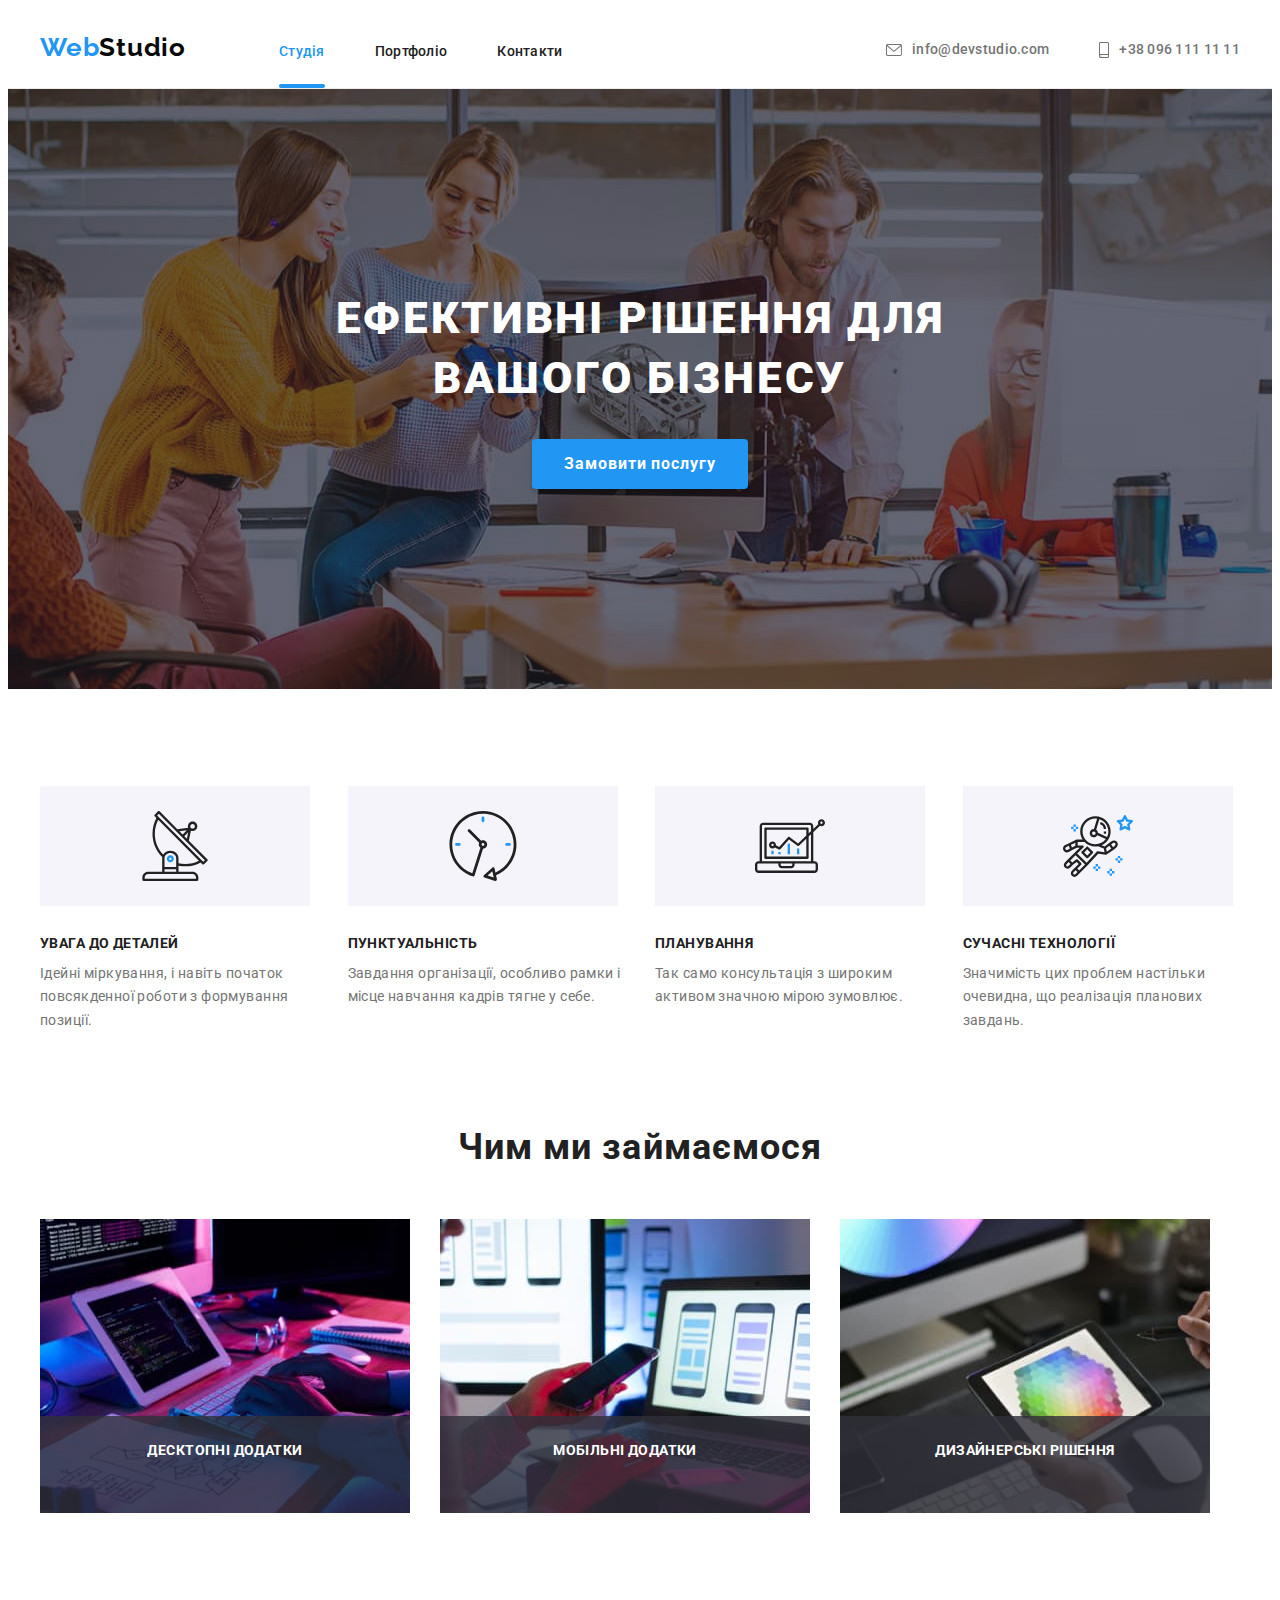
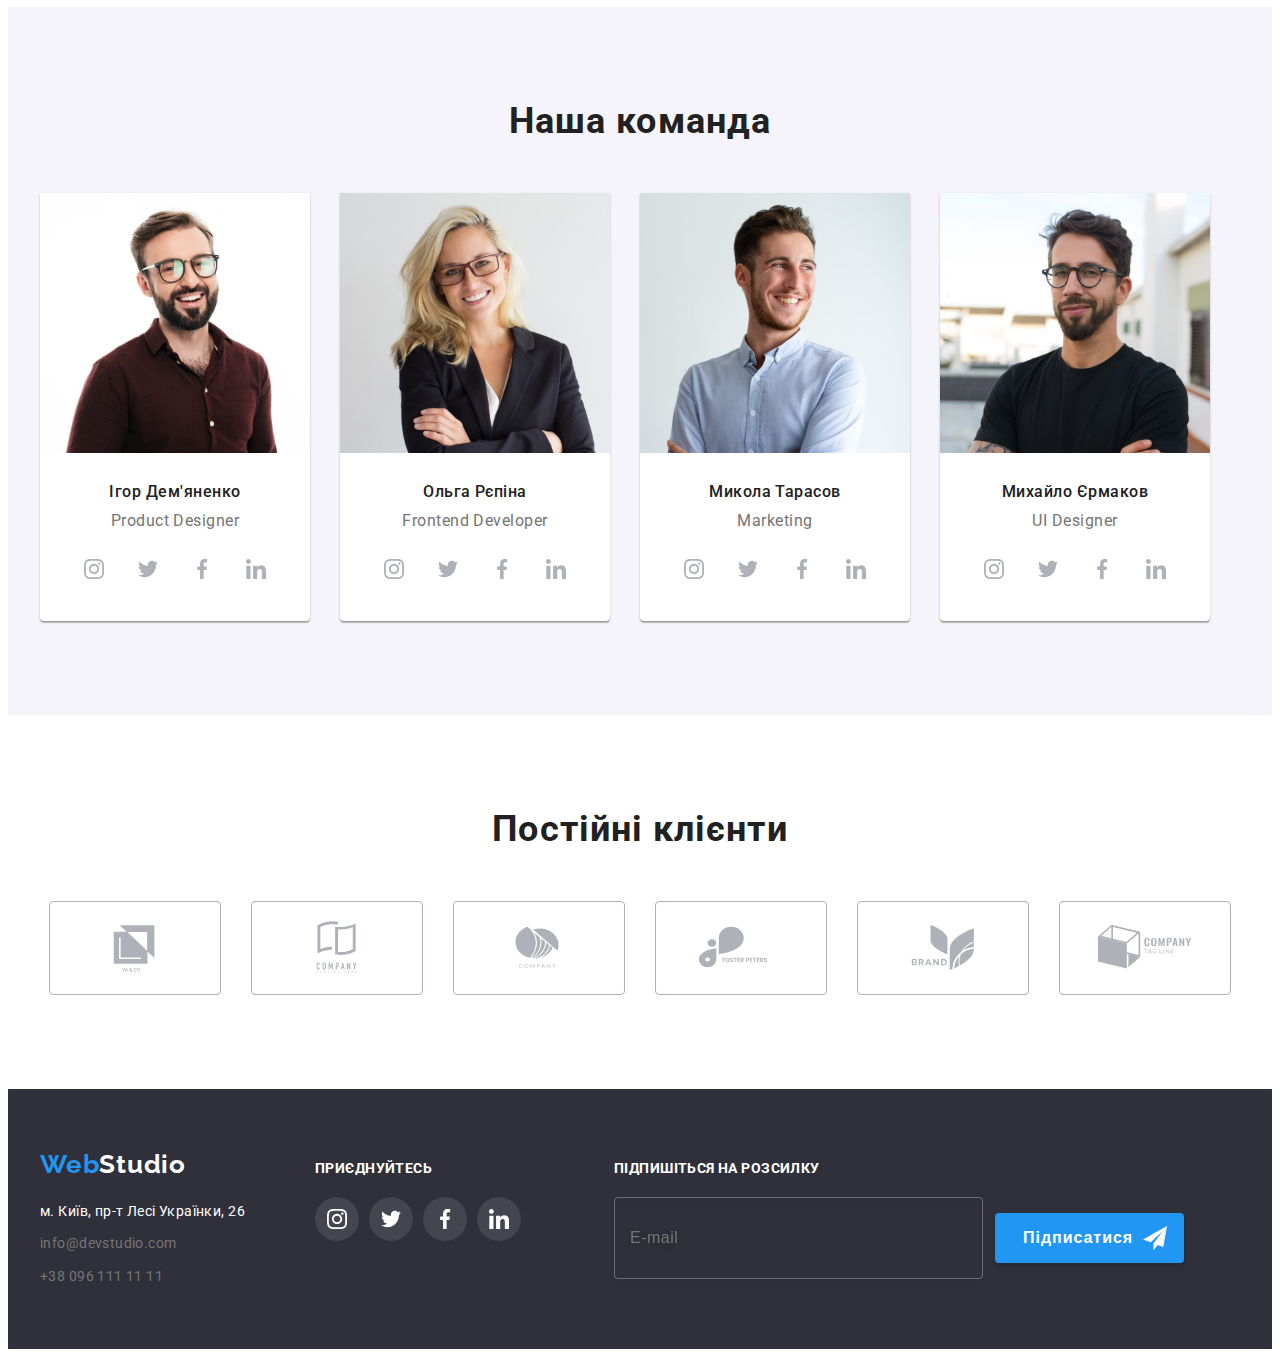
<file: index.html>
<!DOCTYPE html>
<html lang="uk">
  <head>
    <meta charset="UTF-8" />
    <meta http-equiv="X-UA-Compatible" content="IE=edge" />
    <meta name="viewport" content="width=device-width, initial-scale=1.0" />
    <title>Web Studio</title>
    <link rel="preconnect" href="https://fonts.googleapis.com" />
    <link rel="preconnect" href="https://fonts.gstatic.com" crossorigin />
    <link
      href="https://fonts.googleapis.com/css2?family=Raleway:wght@700&family=Roboto:wght@400;500;700;900&display=swap"
      rel="stylesheet"
    />
    <link
      rel="stylesheet"
      href="https://cdnjs.cloudflare.com/ajax/libs/modern-normalize/1.1.0/modern-normalize.min.css"
      integrity="sha512-wpPYUAdjBVSE4KJnH1VR1HeZfpl1ub8YT/NKx4PuQ5NmX2tKuGu6U/JRp5y+Y8XG2tV+wKQpNHVUX03MfMFn9Q=="
      crossorigin="anonymous"
      referrerpolicy="no-referrer"
    />
    <link rel="stylesheet" href="./css/styles.css" />
  </head>
  <body>
    <header class="header">
      <div class="container wrap">
        <nav class="wrap">
          <a class="header-logo link" href="./index.html" lang="en">
            Web<span class="header-logo-studio">Studio</span>
          </a>
          <ul class="header-list-nav list">
            <li class="header-item-nav">
              <a class="header-link-nav link current" href="./index.html"
                >Студія</a
              >
            </li>
            <li class="header-item-nav">
              <a class="header-link-nav link" href="./portfolio.html"
                >Портфоліо</a
              >
            </li>
            <li class="header-item-nav">
              <a class="header-link-nav link" href="">Контакти</a>
            </li>
          </ul>
        </nav>
        <ul class="header-list list">
          <li class="header-item">
            <a class="header-mail link" href="mailto:info@devstudio.com">
              <svg class="header-icon" width="16" height="12">
                <use href="./imeges/symbol-header.svg#icon-envelope"></use>
              </svg>
              info@devstudio.com</a
            >
          </li>
          <li class="header-item">
            <a class="header-tel link" href="tel:+380961111111"
              ><svg class="header-icon" width="10" height="16">
                <use href="./imeges/symbol-header.svg#icon-smartphone"></use>
              </svg>
              +38 096 111 11 11</a
            >
          </li>
        </ul>
      </div>
    </header>

    <main>
      <section class="hat">
        <div class="container">
          <h1 class="hat-title">Ефективні рішення для вашого бізнесу</h1>
          <button class="hat-btn" data-modal-open type="button">
            Замовити послугу
          </button>
        </div>
      </section>

      <section class="special">
        <div class="container">
          <h2 class="visually-hidden">Наші особливості</h2>
          <ul class="special-list list">
            <li
              class="special-item"
              style="flex-basis: calc((100% - 90px) / 4)"
            >
              <div class="special-block-icons">
                <svg class="special-icons" width="70" height="70">
                  <use href="./imeges/symbol-top-images.svg#icon-antenna"></use>
                </svg>
              </div>
              <h3 class="special-title">Увага до деталей</h3>
              <p class="special-text">
                Ідейні міркування, і навіть початок повсякденної роботи з
                формування позиції.
              </p>
            </li>
            <li
              class="special-item"
              style="flex-basis: calc((100% - 90px) / 4)"
            >
              <div class="special-block-icons">
                <svg class="special-icons" width="70" height="70">
                  <use href="./imeges/symbol-top-images.svg#icon-clock"></use>
                </svg>
              </div>
              <h3 class="special-title">Пунктуальність</h3>
              <p class="special-text">
                Завдання організації, особливо рамки і місце навчання кадрів
                тягне у себе.
              </p>
            </li>
            <li
              class="special-item"
              style="flex-basis: calc((100% - 90px) / 4)"
            >
              <div class="special-block-icons">
                <svg class="special-icons" width="70" height="70">
                  <use href="./imeges/symbol-top-images.svg#icon-diagram"></use>
                </svg>
              </div>
              <h3 class="special-title">Планування</h3>
              <p class="special-text">
                Так само консультація з широким активом значною мірою зумовлює.
              </p>
            </li>
            <li
              class="special-item"
              style="flex-basis: calc((100% - 90px) / 4)"
            >
              <div class="special-block-icons">
                <svg class="special-icons" width="70" height="70">
                  <use
                    href="./imeges/symbol-top-images.svg#icon-astronaut"
                  ></use>
                </svg>
              </div>
              <h3 class="special-title">Сучасні технології</h3>
              <p class="special-text">
                Значимість цих проблем настільки очевидна, що реалізація
                планових завдань.
              </p>
            </li>
          </ul>
        </div>
      </section>

      <section class="about">
        <div class="container">
          <h2 class="about-title section-title">Чим ми займаємося</h2>
          <ul class="about-list list">
            <li class="about-item">
              <img
                src="./imeges/box-1.jpg"
                alt="написання коду"
                width="370"
                height="294"
              />
              <p class="about-text">Десктопні додатки</p>
            </li>
            <li class="about-item">
              <img
                src="./imeges/box-2.jpg"
                alt="вибір формату"
                width="370"
                height="294"
              />
              <p class="about-text">Мобільні додатки</p>
            </li>
            <li class="about-item">
              <img
                src="./imeges/box-3.jpg"
                alt="стилізація"
                width="370"
                height="294"
              />
              <p class="about-text">Дизайнерські рішення</p>
            </li>
          </ul>
        </div>
      </section>

      <section class="team">
        <div class="container">
          <h2 class="team-title section-title">Наша команда</h2>
          <ul class="team-list list">
            <li class="team-item">
              <img
                src="./imeges/worker-1.jpg"
                alt="дизайнер продукта"
                width="270"
                height="260"
              />
              <div class="team-content">
                <h3 class="team-name">Ігор Дем'яненко</h3>
                <p class="team-text" lang="en">Product Designer</p>
                <ul class="team-soc-list list">
                  <li class="team-soc-item">
                    <a class="team-soc-link" href="">
                      <svg class="team-soc-icon" width="20" height="20">
                        <use
                          href="./imeges/symbol-defs.svg#icon-instagram"
                        ></use>
                      </svg>
                    </a>
                  </li>
                  <li class="team-soc-item">
                    <a class="team-soc-link" href="">
                      <svg class="team-soc-icon" width="20" height="20">
                        <use href="./imeges/symbol-defs.svg#icon-twitter"></use>
                      </svg>
                    </a>
                  </li>
                  <li class="team-soc-item">
                    <a class="team-soc-link" href="">
                      <svg class="team-soc-icon" width="20" height="20">
                        <use
                          href="./imeges/symbol-defs.svg#icon-facebook"
                        ></use>
                      </svg>
                    </a>
                  </li>
                  <li class="team-soc-item">
                    <a class="team-soc-link" href="">
                      <svg class="team-soc-icon" width="20" height="20">
                        <use
                          href="./imeges/symbol-defs.svg#icon-linkedin"
                        ></use>
                      </svg>
                    </a>
                  </li>
                </ul>
              </div>
            </li>
            <li class="team-item">
              <img
                src="./imeges/worker-2.jpg"
                alt="фронтенд розробник"
                width="270"
                height="260"
              />
              <div class="team-content">
                <h3 class="team-name">Ольга Рєпіна</h3>
                <p class="team-text" lang="en">Frontend Developer</p>
                <ul class="team-soc-list list">
                  <li class="team-soc-item">
                    <a class="team-soc-link" href="">
                      <svg class="team-soc-icon" width="20" height="20">
                        <use
                          href="./imeges/symbol-defs.svg#icon-instagram"
                        ></use>
                      </svg>
                    </a>
                  </li>
                  <li class="team-soc-item">
                    <a class="team-soc-link" href=""
                      ><svg class="team-soc-icon" width="20" height="20">
                        <use href="./imeges/symbol-defs.svg#icon-twitter"></use>
                      </svg>
                    </a>
                  </li>
                  <li class="team-soc-item">
                    <a class="team-soc-link" href=""
                      ><svg class="team-soc-icon" width="20" height="20">
                        <use
                          href="./imeges/symbol-defs.svg#icon-facebook"
                        ></use>
                      </svg>
                    </a>
                  </li>
                  <li class="team-soc-item">
                    <a class="team-soc-link" href=""
                      ><svg class="team-soc-icon" width="20" height="20">
                        <use
                          href="./imeges/symbol-defs.svg#icon-linkedin"
                        ></use>
                      </svg>
                    </a>
                  </li>
                </ul>
              </div>
            </li>
            <li class="team-item">
              <img
                src="./imeges/worker-3.jpg"
                alt="маркетинг"
                width="270"
                height="260"
              />
              <div class="team-content">
                <h3 class="team-name">Микола Тарасов</h3>
                <p class="team-text" lang="en">Marketing</p>
                <ul class="team-soc-list list">
                  <li class="team-soc-item">
                    <a class="team-soc-link" href="">
                      <svg class="team-soc-icon" width="20" height="20">
                        <use
                          href="./imeges/symbol-defs.svg#icon-instagram"
                        ></use>
                      </svg>
                    </a>
                  </li>
                  <li class="team-soc-item">
                    <a class="team-soc-link" href="">
                      <svg class="team-soc-icon" width="20" height="20">
                        <use href="./imeges/symbol-defs.svg#icon-twitter"></use>
                      </svg>
                    </a>
                  </li>
                  <li class="team-soc-item">
                    <a class="team-soc-link" href=""
                      ><svg class="team-soc-icon" width="20" height="20">
                        <use
                          href="./imeges/symbol-defs.svg#icon-facebook"
                        ></use>
                      </svg>
                    </a>
                  </li>
                  <li class="team-soc-item">
                    <a class="team-soc-link" href=""
                      ><svg class="team-soc-icon" width="20" height="20">
                        <use
                          href="./imeges/symbol-defs.svg#icon-linkedin"
                        ></use>
                      </svg>
                    </a>
                  </li>
                </ul>
              </div>
            </li>
            <li class="team-item">
              <img
                src="./imeges/worker-4.jpg"
                alt="дизайнер"
                width="270"
                height="260"
              />
              <div class="team-content">
                <h3 class="team-name">Михайло Єрмаков</h3>
                <p class="team-text" lang="en">UI Designer</p>
                <ul class="team-soc-list list">
                  <li class="team-soc-item">
                    <a class="team-soc-link" href="">
                      <svg class="team-soc-icon" width="20" height="20">
                        <use
                          href="./imeges/symbol-defs.svg#icon-instagram"
                        ></use>
                      </svg>
                    </a>
                  </li>
                  <li class="team-soc-item">
                    <a class="team-soc-link" href="">
                      <svg class="team-soc-icon" width="20" height="20">
                        <use href="./imeges/symbol-defs.svg#icon-twitter"></use>
                      </svg>
                    </a>
                  </li>
                  <li class="team-soc-item">
                    <a class="team-soc-link" href="">
                      <svg class="team-soc-icon" width="20" height="20">
                        <use
                          href="./imeges/symbol-defs.svg#icon-facebook"
                        ></use>
                      </svg>
                    </a>
                  </li>
                  <li class="team-soc-item">
                    <a class="team-soc-link" href=""
                      ><svg class="team-soc-icon" width="20" height="20">
                        <use
                          href="./imeges/symbol-defs.svg#icon-linkedin"
                        ></use>
                      </svg>
                    </a>
                  </li>
                </ul>
              </div>
            </li>
          </ul>
        </div>
      </section>

      <section class="clients">
        <div class="clients-blok container">
          <h2 class="clients-title">Постійні клієнти</h2>
          <ul class="clients-list list">
            <li class="clients-item">
              <a class="clients-link" href=""
                ><svg class="clients-logo-icon" width="106" height="60">
                  <use href="./imeges/symbol-logo.svg#icon-logo"></use>
                </svg>
              </a>
            </li>
            <li class="clients-item">
              <a class="clients-link" href=""
                ><svg class="clients-logo-icon" width="106" height="60">
                  <use href="./imeges/symbol-logo.svg#icon-logo-2"></use>
                </svg>
              </a>
            </li>
            <li class="clients-item">
              <a class="clients-link" href=""
                ><svg class="clients-logo-icon" width="106" height="60">
                  <use href="./imeges/symbol-logo.svg#icon-logo-3"></use>
                </svg>
              </a>
            </li>
            <li class="clients-item">
              <a class="clients-link" href=""
                ><svg class="clients-logo-icon" width="106" height="60">
                  <use href="./imeges/symbol-logo.svg#icon-logo-4"></use>
                </svg>
              </a>
            </li>
            <li class="clients-item">
              <a class="clients-link" href=""
                ><svg class="clients-logo-icon" width="106" height="60">
                  <use href="./imeges/symbol-logo.svg#icon-logo-5"></use>
                </svg>
              </a>
            </li>
            <li class="clients-item">
              <a class="clients-link" href=""
                ><svg class="clients-logo-icon" width="106" height="60">
                  <use href="./imeges/symbol-logo.svg#icon-logo-6"></use>
                </svg>
              </a>
            </li>
          </ul>
        </div>
      </section>
    </main>

    <footer class="footer">
      <div class="container wrap">
        <div class="footer-container">
          <a class="footer-logo link" href="./index.html" lang="en">
            Web<span class="footer-logo-studio">Studio</span>
          </a>
          <address class="footer-address">
            <ul class="footer-list list">
              <li class="footer-item">
                <a
                  class="footer-map link"
                  href="https://goo.gl/maps/CPtrU1FHBa2aNyZL9"
                  target="_blank"
                  rel="noopener noreferrer nofollow"
                  >м. Київ, пр-т Лесі Українки, 26</a
                >
              </li>
              <li class="footer-item">
                <a class="footer-mail link" href="mailto:info@devstudio.com"
                  >info@devstudio.com</a
                >
              </li>
              <li class="footer-item">
                <a class="footer-tel link" href="tel:+380961111111"
                  >+38 096 111 11 11</a
                >
              </li>
            </ul>
          </address>
        </div>
        <div class="footer-soc-blok">
          <p class="footer-soc-title">Приєднуйтесь</p>
          <ul class="footer-soc-list list">
            <li class="footer-soc-item">
              <a class="footer-soc-link" href="">
                <svg class="footer-soc-icon" width="20" height="20">
                  <use href="./imeges/symbol-defs.svg#icon-instagram"></use>
                </svg>
              </a>
            </li>
            <li class="footer-soc-item">
              <a class="footer-soc-link" href="">
                <svg class="footer-soc-icon" width="20" height="20">
                  <use href="./imeges/symbol-defs.svg#icon-twitter"></use>
                </svg>
              </a>
            </li>
            <li class="footer-soc-item">
              <a class="footer-soc-link" href="">
                <svg class="footer-soc-icon" width="20" height="20">
                  <use href="./imeges/symbol-defs.svg#icon-facebook"></use>
                </svg>
              </a>
            </li>
            <li class="footer-soc-item">
              <a class="footer-soc-link" href="">
                <svg class="footer-soc-icon" width="20" height="20">
                  <use href="./imeges/symbol-defs.svg#icon-linkedin"></use>
                </svg>
              </a>
            </li>
          </ul>
        </div>
        <form class="form">
          <p class="form-text">Підпишіться на розсилку</p>
          <div class="form-field wrap">
            <input
              class="form-input"
              type="email"
              name="mail"
              placeholder="E-mail"
            />
            <button class="btn-input" type="submit">
              Підписатися
              <svg class="icon-btn">
                <use href="./imeges/symbol-defs.svg#icon-telegram"></use>
              </svg>
            </button>
          </div>
        </form>
      </div>
    </footer>
    <div class="backdrop is-hidden" data-modal>
      <div class="modal">
        <button type="button" class="modal-btn" data-modal-close>
          <svg class="modal-close-icon" width="18" height="18">
            <use href="./imeges/symbol-defs.svg#icon-close-black"></use>
          </svg>
        </button>

        <p class="modal-text">Залиште свої дані, ми вам передзвонимо</p>

        <form class="modal-form">
          <label class="modal-label" for="name">
            <span>Ім'я</span>
            <input class="modal-input" type="text" name="name" />
            <svg class="ipt-icon" width="18" height="18">
              <use href="./imeges/symbol-defs.svg#icon-person-black"></use>
            </svg>
          </label>

          <label class="modal-label" for="tel">
            <span>Телефон</span>
            <input class="modal-input" type="tel" name="tel" />
            <svg class="ipt-icon" width="18" height="18">
              <use href="./imeges/symbol-defs.svg#icon-phone-black"></use>
            </svg>
          </label>

          <label class="modal-label" for="mail">
            <span>Пошта</span>
            <input class="modal-input" type="email" name="mail" />
            <svg class="ipt-icon" width="18" height="18">
              <use href="./imeges/symbol-defs.svg#icon-email-black"></use>
            </svg>
          </label>

          <label class="modal-label-comment">
            <span>Коментар</span>
            <textarea
              class="comment"
              name="comment"
              placeholder="Введіть текст"
            ></textarea>
          </label>

          <label class="modal-label-policy" for="policy">
            <input
              class="modal-input-policy"
              type="checkbox"
              name="policy"
              id="policy"
            />
            <svg class="checkbox-icon" width="16" height="15">
              <use href="./imeges/symbol-defs.svg#icon-check"></use>
            </svg>
            <span
              >Погоджуюся з розсилкою та приймаю
              <a class="modal-link-text" href="">Умови договору</a></span
            >
          </label>

          <button class="form-modal-btn" type="submit">Відправити</button>
        </form>
      </div>
    </div>
    <script src="./js/modal.js"></script>
  </body>
</html>
</file>
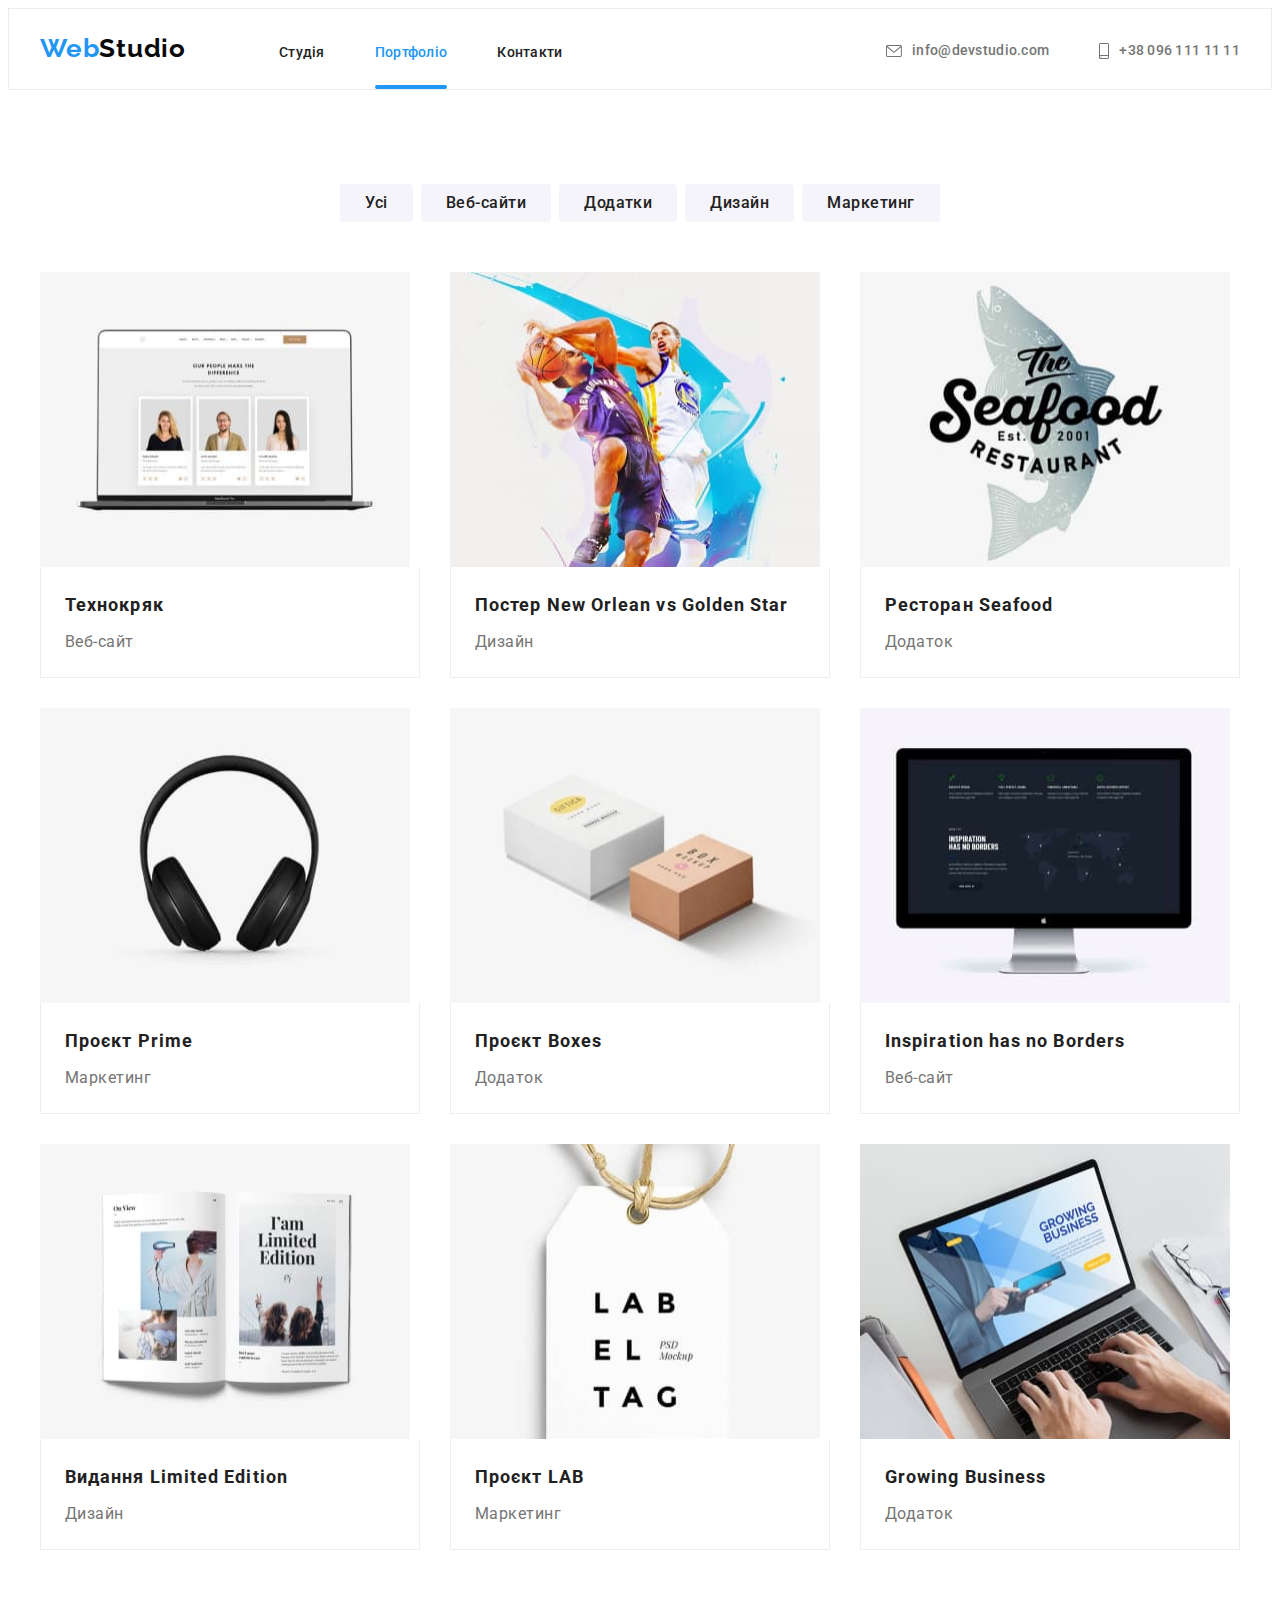
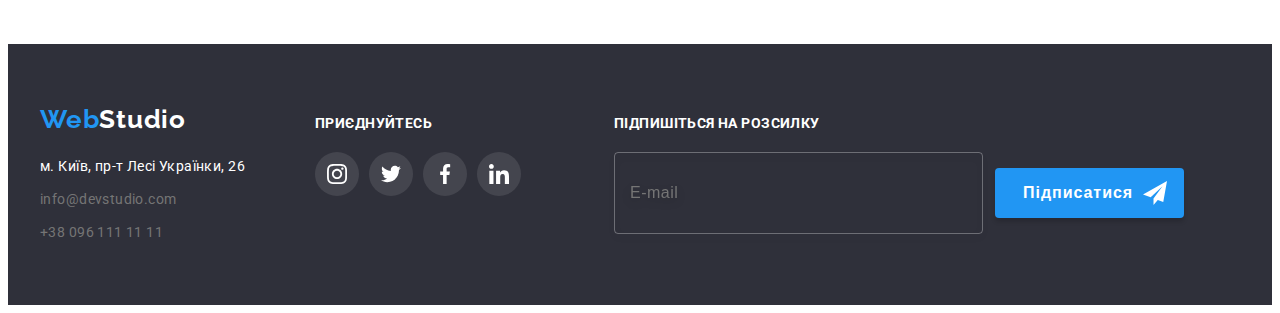
<file: portfolio.html>
<!DOCTYPE html>
<html lang="uk">
  <head>
    <meta charset="UTF-8" />
    <meta http-equiv="X-UA-Compatible" content="IE=edge" />
    <meta name="viewport" content="width=device-width, initial-scale=1.0" />
    <title>Портфоліо</title>
    <link rel="preconnect" href="https://fonts.googleapis.com" />
    <link rel="preconnect" href="https://fonts.gstatic.com" crossorigin />
    <link
      href="https://fonts.googleapis.com/css2?family=Raleway:wght@700&family=Roboto:wght@400;500;700;900&display=swap"
      rel="stylesheet"
    />
    <link
      rel="stylesheet"
      href="https://cdnjs.cloudflare.com/ajax/libs/modern-normalize/1.1.0/modern-normalize.min.css"
      integrity="sha512-wpPYUAdjBVSE4KJnH1VR1HeZfpl1ub8YT/NKx4PuQ5NmX2tKuGu6U/JRp5y+Y8XG2tV+wKQpNHVUX03MfMFn9Q=="
      crossorigin="anonymous"
      referrerpolicy="no-referrer"
    />
    <link rel="stylesheet" href="./css/styles.css" />
  </head>
  <body>
    <header class="portfolio-header">
      <div class="container wrap">
        <nav class="wrap">
          <a class="header-logo link" href="./index.html" lang="en">
            Web<span class="header-logo-studio">Studio</span>
          </a>
          <ul class="header-list-nav list">
            <li class="header-item-nav">
              <a class="header-link-nav link" href="./index.html">Студія</a>
            </li>
            <li class="header-item-nav">
              <a class="header-link-nav link current" href="./portfolio.html"
                >Портфоліо</a
              >
            </li>
            <li class="header-item-nav">
              <a class="header-link-nav link" href="">Контакти</a>
            </li>
          </ul>
        </nav>
        <ul class="header-list list">
          <li class="header-item">
            <a class="header-mail link" href="mailto:info@devstudio.com">
              <svg class="header-icon" width="16" height="12">
                <use href="./imeges/symbol-header.svg#icon-envelope"></use>
              </svg>
              info@devstudio.com</a
            >
          </li>
          <li class="header-item">
            <a class="header-tel link" href="tel:+380961111111"
              ><svg class="header-icon" width="10" height="16">
                <use href="./imeges/symbol-header.svg#icon-smartphone"></use>
              </svg>
              +38 096 111 11 11</a
            >
          </li>
        </ul>
      </div>
    </header>

    <main>
      <section class="portfolio">
        <div class="container">
          <h1 class="visually-hidden">Портфоліо</h1>

          <ul class="portfolio-list-filter list">
            <li class="portfolio-item-filter">
              <button class="portfolio-btn" type="button">Усі</button>
            </li>
            <li class="portfolio-item-filter">
              <button class="portfolio-btn" type="button">Веб-сайти</button>
            </li>
            <li class="portfolio-item-filter">
              <button class="portfolio-btn" type="button">Додатки</button>
            </li>
            <li class="portfolio-item-filter">
              <button class="portfolio-btn" type="button">Дизайн</button>
            </li>
            <li class="portfolio-item-filter">
              <button class="portfolio-btn" type="button">Маркетинг</button>
            </li>
          </ul>

          <ul class="portfolio-list list">
            <li
              class="portfolio-item"
              style="flex-basis: calc((100% - 60px) / 3)"
            >
              <a class="portfolio-link link" href="">
                <div class="portfolio-top-wrap">
                  <img
                    src="./imeges/portf-1.jpg"
                    alt="Веб-сайт"
                    width="370"
                    height="295"
                  />
                  <p class="portfolio-slider-text">
                    Ресурс пропонує комплексні пропозиції з різним рівнем
                    функціоналу та сервісів. Все це дозволить відвідувачу
                    отримати вичерпні відомості про компанію чи приватну особу.
                  </p>
                </div>
                <div
                  class="portfolio-block"
                  style="border: 1px solid #eeeeee; border-top: none"
                >
                  <h2 class="portfolio-title">Технокряк</h2>
                  <p class="portfolio-text">Веб-сайт</p>
                </div>
              </a>
            </li>
            <li
              class="portfolio-item"
              style="flex-basis: calc((100% - 60px) / 3)"
            >
              <a class="portfolio-link link" href="">
                <div class="portfolio-top-wrap">
                  <img
                    src="./imeges/portf-2.jpg"
                    a
                    lt="Баскетбол"
                    width="370"
                    height="295"
                  />
                  <p class="portfolio-slider-text">
                    Ресурс пропонує комплексні пропозиції з різним рівнем
                    функціоналу та сервісів. Все це дозволить відвідувачу
                    отримати вичерпні відомості про компанію чи приватну особу.
                  </p>
                </div>
                <div
                  class="portfolio-block"
                  style="border: 1px solid #eeeeee; border-top: none"
                >
                  <h2 class="portfolio-title">
                    Постер New Orlean vs Golden Star
                  </h2>
                  <p class="portfolio-text">Дизайн</p>
                </div>
              </a>
            </li>
            <li
              class="portfolio-item"
              style="flex-basis: calc((100% - 60px) / 3)"
            >
              <a class="portfolio-link link" href="">
                <div class="portfolio-top-wrap">
                  <img
                    src="./imeges/portf-3.jpg"
                    alt="Ресторан"
                    width="370"
                    height="295"
                  />
                  <p class="portfolio-slider-text">
                    Ресурс пропонує комплексні пропозиції з різним рівнем
                    функціоналу та сервісів. Все це дозволить відвідувачу
                    отримати вичерпні відомості про компанію чи приватну особу.
                  </p>
                </div>
                <div
                  class="portfolio-block"
                  style="border: 1px solid #eeeeee; border-top: none"
                >
                  <h2 class="portfolio-title">Ресторан Seafood</h2>
                  <p class="portfolio-text">Додаток</p>
                </div>
              </a>
            </li>
            <li
              class="portfolio-item"
              style="flex-basis: calc((100% - 60px) / 3)"
            >
              <a class="portfolio-link link" href="">
                <div class="portfolio-top-wrap">
                  <img
                    src="./imeges/portf-4.jpg"
                    a
                    lt="Навушники"
                    width="370"
                    height="295"
                  />
                  <p class="portfolio-slider-text">
                    Ресурс пропонує комплексні пропозиції з різним рівнем
                    функціоналу та сервісів. Все це дозволить відвідувачу
                    отримати вичерпні відомості про компанію чи приватну особу.
                  </p>
                </div>
                <div
                  class="portfolio-block"
                  style="border: 1px solid #eeeeee; border-top: none"
                >
                  <h2 class="portfolio-title">Проєкт Prime</h2>
                  <p class="portfolio-text">Маркетинг</p>
                </div>
              </a>
            </li>
            <li
              class="portfolio-item"
              style="flex-basis: calc((100% - 60px) / 3)"
            >
              <a class="portfolio-link link" href="">
                <div class="portfolio-top-wrap">
                  <img
                    src="./imeges/portf-5.jpg"
                    alt="Коробки"
                    width="370"
                    height="295"
                  />
                  <p class="portfolio-slider-text">
                    Ресурс пропонує комплексні пропозиції з різним рівнем
                    функціоналу та сервісів. Все це дозволить відвідувачу
                    отримати вичерпні відомості про компанію чи приватну особу.
                  </p>
                </div>
                <div
                  class="portfolio-block"
                  style="border: 1px solid #eeeeee; border-top: none"
                >
                  <h2 class="portfolio-title">Проєкт Boxes</h2>
                  <p class="portfolio-text">Додаток</p>
                </div>
              </a>
            </li>
            <li
              class="portfolio-item"
              style="flex-basis: calc((100% - 60px) / 3)"
            >
              <a class="portfolio-link link" href="">
                <div class="portfolio-top-wrap">
                  <img
                    src="./imeges/portf-6.jpg"
                    alt="Веб-сайт"
                    width="370"
                    height="295"
                  />
                  <p class="portfolio-slider-text">
                    Ресурс пропонує комплексні пропозиції з різним рівнем
                    функціоналу та сервісів. Все це дозволить відвідувачу
                    отримати вичерпні відомості про компанію чи приватну особу.
                  </p>
                </div>
                <div
                  class="portfolio-block"
                  style="border: 1px solid #eeeeee; border-top: none"
                >
                  <h2 class="portfolio-title" lang="en">
                    Inspiration has no Borders
                  </h2>
                  <p class="portfolio-text">Веб-сайт</p>
                </div>
              </a>
            </li>
            <li
              class="portfolio-item"
              style="flex-basis: calc((100% - 60px) / 3)"
            >
              <a class="portfolio-link link" href="">
                <div class="portfolio-top-wrap">
                  <img
                    src="./imeges/portf-7.jpg"
                    alt="Книга"
                    width="370"
                    height="295"
                  />
                  <p class="portfolio-slider-text">
                    Ресурс пропонує комплексні пропозиції з різним рівнем
                    функціоналу та сервісів. Все це дозволить відвідувачу
                    отримати вичерпні відомості про компанію чи приватну особу.
                  </p>
                </div>
                <div
                  class="portfolio-block"
                  style="border: 1px solid #eeeeee; border-top: none"
                >
                  <h2 class="portfolio-title">Видання Limited Edition</h2>
                  <p class="portfolio-text">Дизайн</p>
                </div>
              </a>
            </li>
            <li
              class="portfolio-item"
              style="flex-basis: calc((100% - 60px) / 3)"
            >
              <a class="portfolio-link link" href="">
                <div class="portfolio-top-wrap">
                  <img
                    src="./imeges/portf-8.jpg"
                    alt="Бірка"
                    width="370"
                    height="295"
                  />
                  <p class="portfolio-slider-text">
                    Ресурс пропонує комплексні пропозиції з різним рівнем
                    функціоналу та сервісів. Все це дозволить відвідувачу
                    отримати вичерпні відомості про компанію чи приватну особу.
                  </p>
                </div>
                <div
                  class="portfolio-block"
                  style="border: 1px solid #eeeeee; border-top: none"
                >
                  <h2 class="portfolio-title">Проєкт LAB</h2>
                  <p class="portfolio-text">Маркетинг</p>
                </div>
              </a>
            </li>
            <li
              class="portfolio-item"
              style="flex-basis: calc((100% - 60px) / 3)"
            >
              <a class="portfolio-link link" href="">
                <div class="portfolio-top-wrap">
                  <img
                    src="./imeges/portf-9.jpg"
                    alt="Веб-сайт"
                    width="370"
                    height="295"
                  />
                  <p class="portfolio-slider-text">
                    Ресурс пропонує комплексні пропозиції з різним рівнем
                    функціоналу та сервісів. Все це дозволить відвідувачу
                    отримати вичерпні відомості про компанію чи приватну особу.
                  </p>
                </div>
                <div
                  class="portfolio-block"
                  style="border: 1px solid #eeeeee; border-top: none"
                >
                  <h2 class="portfolio-title" lang="en">Growing Business</h2>
                  <p class="portfolio-text">Додаток</p>
                </div>
              </a>
            </li>
          </ul>
        </div>
      </section>
    </main>

    <footer class="footer">
      <div class="container wrap">
        <div class="footer-container">
          <a class="footer-logo link" href="./index.html" lang="en">
            Web<span class="footer-logo-studio">Studio</span>
          </a>
          <address>
            <ul class="footer-list list">
              <li class="footer-item">
                <a
                  class="footer-map link"
                  href="https://goo.gl/maps/CPtrU1FHBa2aNyZL9"
                  target="_blank"
                  rel="noopener noreferrer nofollow"
                  >м. Київ, пр-т Лесі Українки, 26</a
                >
              </li>
              <li class="footer-item">
                <a class="footer-mail link" href="mailto:info@devstudio.com"
                  >info@devstudio.com</a
                >
              </li>
              <li class="footer-item">
                <a class="footer-tel link" href="tel:+380961111111"
                  >+38 096 111 11 11</a
                >
              </li>
            </ul>
          </address>
        </div>
        <div class="footer-soc-blok">
          <h3 class="footer-soc-title">Приєднуйтесь</h3>
          <ul class="footer-soc-list list">
            <li class="footer-soc-item">
              <a class="footer-soc-link" href="">
                <svg class="footer-soc-icon" width="20" height="20">
                  <use href="./imeges/symbol-defs.svg#icon-instagram"></use>
                </svg>
              </a>
            </li>
            <li class="footer-soc-item">
              <a class="footer-soc-link" href="">
                <svg class="footer-soc-icon" width="20" height="20">
                  <use href="./imeges/symbol-defs.svg#icon-twitter"></use>
                </svg>
              </a>
            </li>
            <li class="footer-soc-item">
              <a class="footer-soc-link" href="">
                <svg class="footer-soc-icon" width="20" height="20">
                  <use href="./imeges/symbol-defs.svg#icon-facebook"></use>
                </svg>
              </a>
            </li>
            <li class="footer-soc-item">
              <a class="footer-soc-link" href="">
                <svg class="footer-soc-icon" width="20" height="20">
                  <use href="./imeges/symbol-defs.svg#icon-linkedin"></use>
                </svg>
              </a>
            </li>
          </ul>
        </div>
        <form class="form">
          <p class="form-text">Підпишіться на розсилку</p>
          <div class="form-field wrap">
            <input
              class="form-input"
              type="email"
              name="mail"
              placeholder="E-mail"
            />
            <button class="btn-input" type="submit">
              Підписатися
              <svg class="icon-btn">
                <use href="./imeges/symbol-defs.svg#icon-telegram"></use>
              </svg>
            </button>
          </div>
        </form>
      </div>
    </footer>
  </body>
</html>
</file>
<file: css/styles.css>
:root {
  --top-color: #212121;
  --main-font: "Roboto", sans-serif;
  --hover-color: #2196f3;
  --white-color: #fff;
  --text-color: #757575;
  --logo-studio: #080909;
  --background-hat-footer: #2f303a;
  --hat-btn-focus: #188ce8;
  --team-background: #f5f4fa;
}

p,
h1,
h2,
h3,
h4,
h5,
h6 {
  margin: 0;
}

ul,
ol {
  margin: 0;
  padding-left: 0;
}

img {
  display: block;
}

body {
  font-family: var(--main-font);
  background-color: var(--white-color);
}

.list {
  list-style: none;
}

.link {
  text-decoration: none;
}

.container {
  width: 1200px;
  padding-left: 15px;
  padding-right: 15px;
  margin: 0 auto;
}

.section-title {
  font-weight: 700;
  font-size: 36px;
  line-height: 1.16;
  text-align: center;
  letter-spacing: 0.03em;
}
/* Header */

.header {
  padding-top: 24px;
  padding-bottom: 25px;
  border-bottom: 1px solid #ececec;
}

.wrap {
  display: flex;
  align-items: baseline;
}

.header-logo {
  margin-right: 93px;

  font-family: "Raleway", sans-serif;
  font-weight: 700;
  font-size: 26px;
  line-height: 1.19;
  letter-spacing: 0.03em;
  color: var(--hover-color);
}

.header-logo-studio {
  color: var(--logo-studio);
}

.header-list-nav {
  display: flex;
  align-items: center;
}

.header-item-nav:not(:last-child) {
  margin-right: 50px;
}

.header-link-nav {
  font-weight: 500;
  font-size: 14px;
  line-height: 1.33;
  letter-spacing: 0.02em;
  color: var(--top-color);
  padding-bottom: 28px;
}

.header-link-nav {
  transition: color 250ms linear;
}

.current {
  position: relative;
  color: var(--hover-color);
}

.current::after {
  content: "";

  position: absolute;
  left: 0;
  bottom: -1px;
  display: block;
  width: 100%;
  height: 4px;
  background-color: var(--hover-color);
  border-radius: 2px;
}

.header-list {
  display: flex;
  align-items: center;
  margin-left: auto;
}

.header-link-nav:hover,
.header-link-nav:focus {
  color: var(--hover-color);
}

.header-icon {
  fill: var(--text-color);
}

.header-mail,
.header-tel {
  display: flex;
  text-decoration: none;
  align-items: center;
  gap: 10px;

  font-weight: 500;
  font-size: 14px;
  line-height: 1.14;
  letter-spacing: 0.02em;
  color: var(--text-color);
}

.header-mail,
.header-tel,
.header-icon {
  transition: color 250ms linear, fill 250ms linear;
}

/* .header-tel {
  transition: color 250ms linear, fill 250ms linear;
} */

.header-mail:hover,
.header-mail:focus {
  color: var(--hover-color);
}

.header-mail:hover .header-icon,
.header-mail:focus .header-icon {
  color: var(--hover-color);
  fill: var(--hover-color);
}

.header-tel:hover,
.header-tel:focus {
  color: var(--hover-color);
}

.header-tel:hover .header-icon,
.header-tel:focus .header-icon {
  color: var(--hover-color);
  fill: var(--hover-color);
}

.header-item:not(:last-child) {
  margin-right: 50px;
}

/* Hat */

.hat {
  padding-top: 200px;
  padding-bottom: 200px;
  background-color: var(--background-hat-footer);
  background-image: linear-gradient(
      rgba(47, 48, 58, 0.4),
      rgba(47, 48, 58, 0.4)
    ),
    url(../imeges/hero-bg.jpg);
  background-repeat: no-repeat;
  background-position: center;
  /* background-size: cover; */
}

.hat-title {
  max-width: 696px;
  display: block;
  margin: 0 auto;

  font-weight: 900;
  font-size: 44px;
  line-height: 1.36;
  text-align: center;
  letter-spacing: 0.06em;
  text-transform: uppercase;
  color: var(--white-color);
}

.hat-btn {
  margin: 0 auto;
  margin-top: 30px;
  width: 216px;
  height: 50px;
  display: block;

  font-family: "Roboto";
  font-weight: 700;
  font-size: 16px;
  line-height: 1.87;
  letter-spacing: 0.06em;
  color: var(--white-color);
  cursor: pointer;
  background-color: var(--hover-color);
  box-shadow: 0px 4px 4px rgba(0, 0, 0, 0.15);
  border-radius: 4px;
  border: none;
  transition: background-color 250ms linear;
}

.hat-btn:hover,
.hat-btn:focus {
  background-color: var(--hat-btn-focus);
}

/* Special */

.special {
  padding-top: 97px;
  padding-bottom: 94px;
}

.visually-hidden {
  position: absolute;
  width: 1px;
  height: 1px;
  margin: -1px;
  border: 0;
  padding: 0;

  white-space: nowrap;
  clip-path: inset(100%);
  clip: rect(0 0 0 0);
  overflow: hidden;
}

.special-list {
  display: flex;
  gap: 30px;
}

.special-block-icons {
  margin-bottom: 30px;
  display: flex;
  align-items: center;
  justify-content: center;

  width: 270px;
  height: 120px;
  background-color: #f5f4fa;
}

.special-title {
  margin-bottom: 10px;

  font-weight: 700;
  font-size: 14px;
  line-height: 1.14;
  letter-spacing: 0.03em;
  color: var(--top-color);
  text-transform: uppercase;
}

.special-text {
  font-size: 14px;
  line-height: 1.71;
  letter-spacing: 0.03em;
  color: var(--text-color);
}

/* About */

.about {
  padding-bottom: 94px;
}

.about-title {
  margin-bottom: 50px;

  color: var(--top-color);
}

.about-list {
  display: flex;
}

.about-item:not(:last-child) {
  margin-right: 30px;
}

.about-item {
  position: relative;
}

.about-text {
  font-weight: 700;
  font-size: 14px;
  line-height: 1.14;
  text-align: center;
  letter-spacing: 0.03em;
  text-transform: uppercase;
  background-color: rgba(47, 48, 58, 0.8);
  color: var(--white-color);

  position: absolute;
  width: 370px;
  height: 70px;
  bottom: 0;
  right: 0;
  padding-top: 27px;
}

/* Team */

.team {
  padding-top: 94px;
  padding-bottom: 94px;
  background-color: var(--team-background);
}

.team-title {
  margin-bottom: 50px;

  color: var(--top-color);
}

.team-list {
  display: flex;
}

.team-item {
  width: 270px;
  height: 428px;
  box-shadow: 0px 1px 3px rgba(0, 0, 0, 0.12), 0px 1px 1px rgba(0, 0, 0, 0.14),
    0px 2px 1px rgba(0, 0, 0, 0.2);
  border-radius: 0px 0px 4px 4px;

  background-color: var(--white-color);
}

.team-item:not(:last-child) {
  margin-right: 30px;
}

.team-name {
  margin-top: 30px;
  margin-bottom: 10px;

  font-weight: 500;
  font-size: 16px;
  line-height: 1.18;
  text-align: center;
  letter-spacing: 0.03em;
  color: var(--top-color);
}

.team-text {
  margin-bottom: 16px;

  font-size: 16px;
  line-height: 1.18;
  text-align: center;
  letter-spacing: 0.03em;
  color: var(--text-color);
}

.team-soc-list {
  display: flex;
  justify-content: center;
  gap: 10px;

  padding-bottom: 30px;
}

.team-soc-link {
  width: 44px;
  height: 44px;
  border-radius: 50%;
  background-color: var(--white-color);
  display: flex;
  align-items: center;
  justify-content: center;
  fill: #afb1b8;
  transition: background-color 250ms linear, fill 250ms linear;
}

.team-soc-link:hover,
.team-soc-link:focus {
  background-color: var(--hover-color);
  fill: var(--white-color);
}

/* ------Clients */

.clients {
  padding-top: 94px;
  padding-bottom: 94px;
  background-color: var(--white-color);
}

.clients-title {
  margin-bottom: 50px;

  font-weight: 700;
  font-size: 36px;
  line-height: 1.16;
  text-align: center;
  letter-spacing: 0.03em;

  color: var(--top-color);
}

.clients-list {
  display: flex;
  gap: 30px;
  justify-content: center;
}

.clients-link {
  width: 170px;
  height: 92px;
  border: 1px solid #afb1b8;
  border-radius: 4px;
  cursor: pointer;
  display: flex;
  align-items: center;
  justify-content: center;
  fill: #afb1b8;
  transition: border-color 250ms linear, fill 250ms linear;
}

.clients-link:hover,
.clients-link:focus {
  border-color: var(--hover-color);
  fill: var(--hover-color);
}

/* Footer */

.footer {
  padding-top: 60px;
  padding-bottom: 60px;
  background-color: var(--background-hat-footer);
}

.footer-logo {
  display: inline-block;
  margin-bottom: 20px;

  font-family: "Raleway", sans-serif;
  font-weight: 700;
  font-size: 26px;
  line-height: 1.19;
  letter-spacing: 0.03em;
  color: var(--hover-color);
}

.footer-logo-studio {
  color: var(--white-color);
}

.footer-logo:hover,
.footer-logo:focus {
  color: var(--hover-color);
}

.footer-item:not(:last-child) {
  margin-bottom: 9px;
}

.footer-map {
  font-style: normal;
  font-size: 14px;
  line-height: 1.71;
  letter-spacing: 0.03em;
  color: var(--white-color);
  transition: color 250ms linear;
}

.footer-map:hover,
.footer-map:focus {
  color: var(--hover-color);
}

.footer-mail,
.footer-tel {
  font-style: normal;
  font-size: 14px;
  line-height: 1.71;
  letter-spacing: 0.03em;
  color: var(--text-color);
  transition: color 250ms linear;
}
.footer-tel:hover,
.footer-tel:focus {
  color: var(--hover-color);
}
.footer-mail:hover,
.footer-mail:focus {
  color: var(--hover-color);
}

.footer-soc-blok {
  display: flex;
  flex-direction: column;
  margin-left: 70px;
}

.footer-soc-title {
  display: flex;
  margin-bottom: 20px;

  font-weight: 700;
  font-size: 14px;
  line-height: 1.14;
  letter-spacing: 0.03em;
  text-transform: uppercase;

  color: #ffffff;
}

.footer-soc-list {
  display: flex;
  gap: 10px;
}

.footer-soc-link {
  width: 44px;
  height: 44px;
  border-radius: 50%;
  background-color: rgba(255, 255, 255, 0.1);
  display: flex;
  align-items: center;
  justify-content: center;
  fill: var(--white-color);
  transition: background-color 250ms linear;
}

.footer-soc-link:hover,
.footer-soc-link:focus {
  background-color: var(--hover-color);
}

.form {
  width: 570px;
  margin-left: 93px;
}

.form-text {
  margin-bottom: 20px;

  font-weight: 700;
  font-size: 14px;
  line-height: 1.14;
  letter-spacing: 0.03em;
  text-transform: uppercase;

  color: #ffffff;
}

.form-input {
  border: 1px solid rgba(255, 255, 255, 0.3);
  filter: drop-shadow(0px 4px 4px rgba(0, 0, 0, 0.15));
  border-radius: 4px;
  padding: 15px;
  width: 360px;
  height: 50px;
  background-color: transparent;

  font-weight: 400;
  font-size: 16px;
  line-height: 1.25;
  /* identical to box height, or 125% */
  display: flex;
  align-items: center;
  letter-spacing: 0.03em;

  color: rgba(255, 255, 255, 0.6);
}

.btn-input {
  width: 200px;
  height: 50px;
  border: 0;
  padding: 0;
  margin-left: 12px;
  padding-left: 28px;

  font-weight: 700;
  font-size: 16px;
  line-height: 1.88;
  /* identical to box height, or 188% */
  display: flex;
  align-items: center;
  letter-spacing: 0.06em;
  cursor: pointer;

  color: #ffffff;
  background: #2196f3;
  box-shadow: 0px 4px 4px rgba(0, 0, 0, 0.15);
  border-radius: 4px;
}

.btn-input:hover,
.btn-input:focus {
  background-color: var(--hat-btn-focus);
}

.icon-btn {
  width: 24px;
  height: 24px;
  margin-left: 10px;
}

/* ------------------------------------Portfolio page---------------------------------- */

/* Portfolio */

/* Header */

.portfolio-header {
  padding-top: 24px;
  padding-bottom: 25px;
  border: 1px solid #ececec;
}

/* Main content */

.portfolio-list-filter {
  display: flex;
  margin-bottom: 50px;
  justify-content: center;
}

.portfolio-item-filter:not(:last-child) {
  margin-right: 8px;
}

.portfolio {
  padding-top: 94px;
  padding-bottom: 94px;
}

.portfolio-btn {
  font-family: "Roboto";
  font-weight: 500;
  font-size: 16px;
  line-height: 1.62;
  text-align: center;
  letter-spacing: 0.03em;
  border-color: transparent;
  color: var(--top-color);
  cursor: pointer;
  background-color: #f5f4fa;
  border-radius: 4px;
  border-style: none;
  padding: 6px 25px;
  height: 38px;
  transition: color 250ms linear, background-color 250ms linear,
    box-shadow 250ms linear, border-radius 250ms linear;
}

.portfolio-btn:hover,
.portfolio-btn:focus {
  color: var(--white-color);
  background-color: var(--hover-color);
  box-shadow: 0px 3px 1px rgba(0, 0, 0, 0.1), 0px 1px 2px rgba(0, 0, 0, 0.08),
    0px 2px 2px rgba(0, 0, 0, 0.12);
  border-radius: 4px;
}

.portfolio-list {
  display: flex;
  flex-wrap: wrap;
  gap: 30px;
}

.portfolio-item:hover .portfolio-slider-text {
  transform: translateY(0);
}

.portfolio-link {
  display: block;
  transition: box-shadow 250ms linear;
}

.portfolio-top-wrap {
  position: relative;
  overflow: hidden;
}

.portfolio-link:hover,
.portfolio-link:focus {
  box-shadow: 0px 1px 1px rgba(0, 0, 0, 0.12), 0px 4px 4px rgba(0, 0, 0, 0.06),
    1px 4px 6px rgba(0, 0, 0, 0.16);
}

.portfolio-slider-text {
  position: absolute;
  top: 0;
  left: 0;
  height: 100%;
  font-size: 18px;
  line-height: 1.56;
  /* or 156% */
  letter-spacing: 0.03em;

  color: var(--white-color);
  background-color: rgba(33, 150, 243, 0.9);
  padding: 63px 24px;
  transform: translateY(100%);
  transition: transform 250ms linear;
  overflow: auto;
}

.portfolio-block {
  padding: 20px 24px;
}

.portfolio-title {
  margin-bottom: 4px;

  font-weight: 700;
  font-size: 18px;
  line-height: 2;
  letter-spacing: 0.06em;
  color: var(--top-color);
}

.portfolio-text {
  font-size: 16px;
  line-height: 1.88;
  letter-spacing: 0.03em;
  color: var(--text-color);
}

.backdrop {
  position: fixed;
  top: 0;
  width: 100%;
  height: 100%;
  background-color: rgba(0, 0, 0, 0.2);
  transition: opacity 250ms linear, visibility 250ms linear;
}

.modal {
  width: 530px;
  min-height: 580px;
  background-color: var(--white-color);
  box-shadow: 0px 1px 3px rgba(0, 0, 0, 0.12), 0px 1px 1px rgba(0, 0, 0, 0.14),
    0px 2px 1px rgba(0, 0, 0, 0.2);
  border-radius: 4px;
  padding: 40px;
  position: relative;
  top: 50%;
  left: 50%;
  transform: translate(-50%, -50%) scaleY(1);
  transition: transform 250ms linear;
}

.backdrop.is-hidden .modal {
  transform: translate(-50%, -50%) scaleY(0);
}

.modal-btn {
  width: 30px;
  height: 30px;
  border-radius: 50%;
  border: 1px solid rgba(0, 0, 0, 0.1);
  background-color: var(--white-color);
  position: absolute;
  top: 8px;
  right: 8px;
  display: flex;
  align-items: center;
  justify-content: center;
  padding: 0;
  cursor: pointer;
}

.modal-btn:hover .modal-close-icon,
.modal-btn:focus .modal-close-icon {
  fill: var(--hover-color);
}

.is-hidden {
  opacity: 0;
  visibility: hidden;
  pointer-events: none;
}

/* -----Form */

.modal-text {
  margin-bottom: 12px;

  font-weight: 700;
  font-size: 20px;
  line-height: 1.15;
  text-align: center;
  letter-spacing: 0.03em;

  color: #212121;
}

.modal-field {
  width: 448px;
  height: 58px;
  display: flex;
  flex-direction: column;
  gap: 4px;
  margin-bottom: 10px;
  position: relative;
}

.modal-label-comment {
  width: 100%;
  height: 120px;
  display: flex;
  flex-direction: column;
  gap: 4px;

  font-size: 12px;
  line-height: 1.16;
  letter-spacing: 0.01em;

  color: #757575;
}

.modal-label {
  width: 448px;
  height: 58px;
  display: flex;
  flex-direction: column;
  gap: 4px;
  margin-bottom: 10px;
  position: relative;

  font-size: 12px;
  line-height: 1.16;
  letter-spacing: 0.01em;

  color: #757575;
}

.modal-input {
  width: 100%;
  height: 40px;

  padding: 10px;
  padding-left: 40px;
  color: var(--text-color);
  border: 1px solid rgba(33, 33, 33, 0.2);
  border-radius: 4px;
}

.modal-input:focus {
  border: 1px solid #2196f3;
  border-radius: 4px;
}

.modal-input:focus ~ .ipt-icon {
  fill: var(--hover-color);
}

.ipt-icon {
  position: absolute;
  top: 50%;
  left: 12px;

  display: inline-block;
}

.comment::placeholder {
  font-size: 12px;
  line-height: 1.16;
  letter-spacing: 0.01em;

  color: rgba(117, 117, 117, 0.5);
}

.comment {
  padding: 12px 0px 0px 16px;

  color: var(--text-color);
  resize: none;
  display: block;
  width: 448px;
  height: 120px;

  border: 1px solid rgba(33, 33, 33, 0.2);
  border-radius: 4px;
}

.comment:focus {
  border: 1px solid #2196f3;
  border-radius: 4px;
}

.modal-input-policy {
  position: absolute;
  width: 1px;
  height: 1px;
  margin: -1px;
  border: 0;
  padding: 0;

  white-space: nowrap;
  clip-path: inset(100%);
  clip: rect(0 0 0 0);
  overflow: hidden;
}

.checkbox-icon {
  display: inline-block;
  width: 16px;
  height: 15px;
  margin-right: 8px;

  border: 2px solid #212121;
  border-radius: 2px;
}

.modal-input-policy:checked + .checkbox-icon {
  border-color: var(--hover-color);
  background-color: var(--hover-color);
  border-radius: 2px;
  /* background-origin: border-box; */
}

.modal-label-policy {
  font-size: 14px;
  display: flex;
  justify-content: center;
  align-items: center;
  line-height: 1.71;
  /* identical to box height, or 171% */
  letter-spacing: 0.03em;
  margin-top: 20px;
  margin-bottom: 30px;

  color: var(--text-color);
}

.modal-link-text {
  text-decoration-line: underline;

  color: var(--hover-color);
}

.form-modal-btn {
  width: 200px;
  height: 50px;
  margin: 0 auto;

  font-weight: 700;
  font-size: 16px;
  line-height: 1.88;
  /* identical to box height, or 188% */
  display: flex;
  align-items: center;
  justify-content: center;
  letter-spacing: 0.06em;

  color: var(--white-color);

  background-color: var(--hover-color);
  box-shadow: 0px 4px 4px rgba(0, 0, 0, 0.15);
  border-radius: 4px;
  cursor: pointer;
  padding: 0;
  border: 0;
}

.form-modal-btn:hover,
.form-modal-btn:focus {
  background-color: var(--hat-btn-focus);
}
</file>
